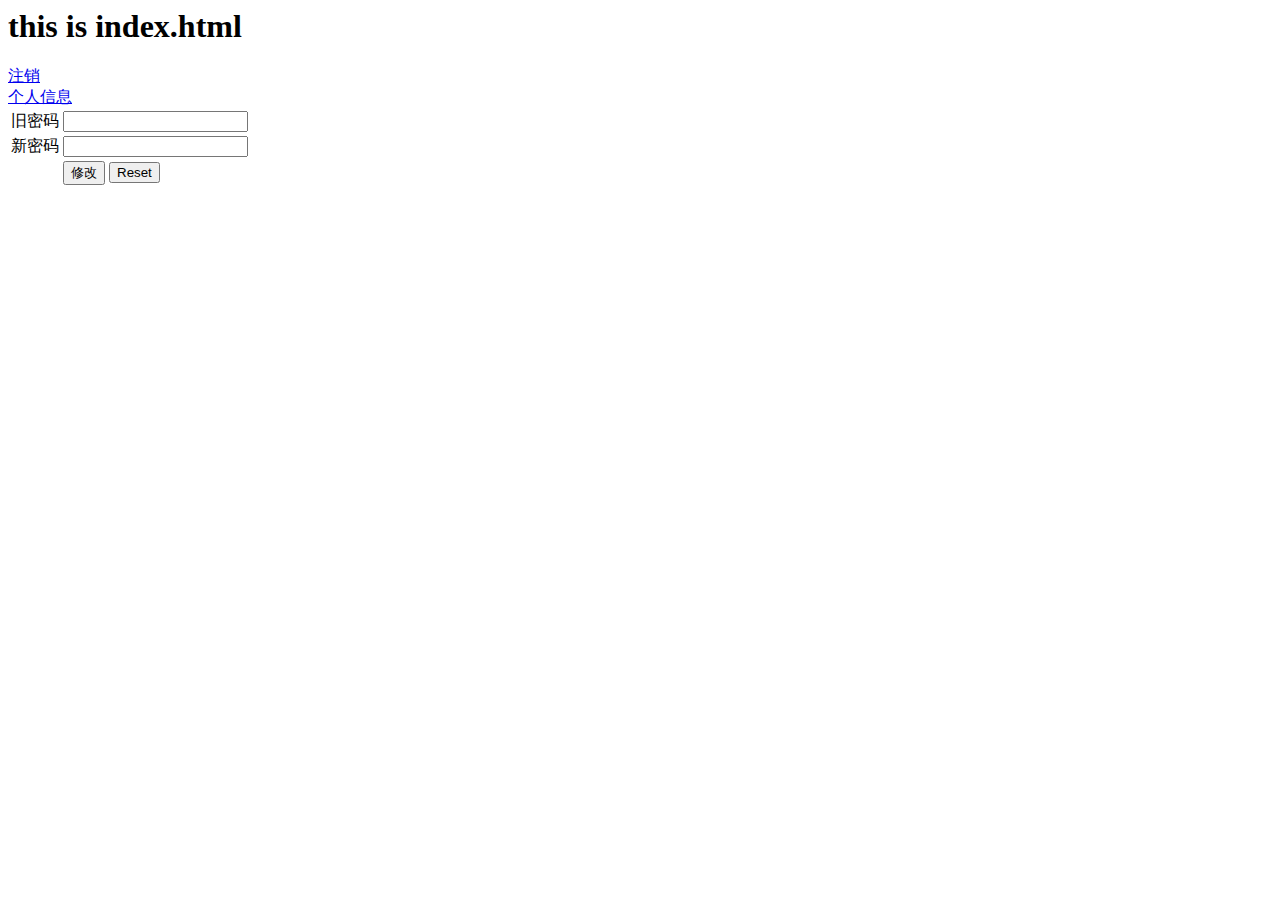
<file: WebContent/mao.html>
<html>
<head>
</head>

<body><h1>this is index.html</h1>
<a href="/myproject/logout">注销</a> 
	<br/>
	<a href="userInfo.jsp">个人信息</a> 	
	<br/>
	
	<form action="/myproject/update" method="post">
	<!-- 用户名:<input type="text" name="username"/><br/>
	密码：<input type="password" name="password"/><br/>
		<input type="submit" name="提交"/> -->	
		<table>
			<tr>
				<td>旧密码</td>
				<td><input type="password" name="password"/></td>
			</tr>
			<tr>
				<td>新密码</td>
				<td><input type="password" name="newPassword"/></td>
			</tr>
			<tr>
				<td></td>
				<td>
					<input type="submit" name="登录" value="修改"/>
					<input type="reset" name="重置"/>
				</td>
			</tr>				
		</table>		
	</form>
	

</body>
</html>
</file>
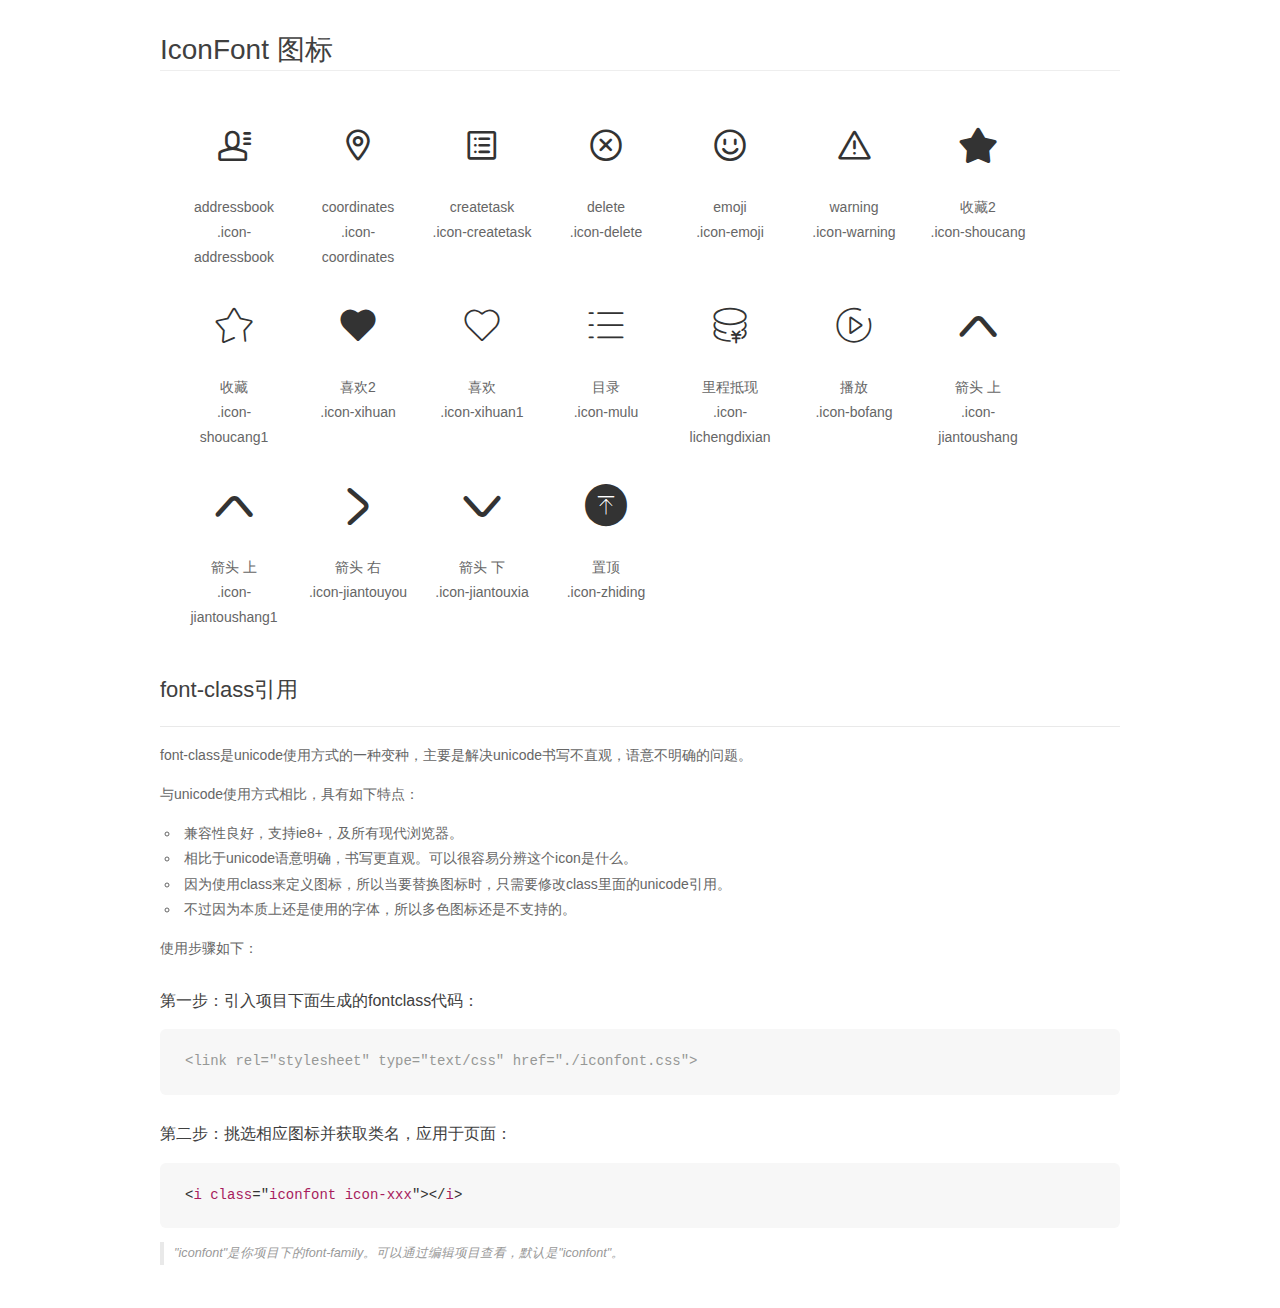
<file: WebContent/images/static/iconfont/demo_fontclass.html>
<!DOCTYPE html>
<html>
<head>
    <meta charset="utf-8"/>
    <title>IconFont</title>
    <link rel="stylesheet" href="demo.css">
    <link rel="stylesheet" href="iconfont.css">
</head>
<body>
    <div class="main markdown">
        <h1>IconFont 图标</h1>
        <ul class="icon_lists clear">
            
                <li>
                <i class="icon iconfont icon-addressbook"></i>
                    <div class="name">addressbook</div>
                    <div class="fontclass">.icon-addressbook</div>
                </li>
            
                <li>
                <i class="icon iconfont icon-coordinates"></i>
                    <div class="name">coordinates</div>
                    <div class="fontclass">.icon-coordinates</div>
                </li>
            
                <li>
                <i class="icon iconfont icon-createtask"></i>
                    <div class="name">createtask</div>
                    <div class="fontclass">.icon-createtask</div>
                </li>
            
                <li>
                <i class="icon iconfont icon-delete"></i>
                    <div class="name">delete</div>
                    <div class="fontclass">.icon-delete</div>
                </li>
            
                <li>
                <i class="icon iconfont icon-emoji"></i>
                    <div class="name">emoji</div>
                    <div class="fontclass">.icon-emoji</div>
                </li>
            
                <li>
                <i class="icon iconfont icon-warning"></i>
                    <div class="name">warning</div>
                    <div class="fontclass">.icon-warning</div>
                </li>
            
                <li>
                <i class="icon iconfont icon-shoucang"></i>
                    <div class="name"> 收藏2</div>
                    <div class="fontclass">.icon-shoucang</div>
                </li>
            
                <li>
                <i class="icon iconfont icon-shoucang1"></i>
                    <div class="name"> 收藏</div>
                    <div class="fontclass">.icon-shoucang1</div>
                </li>
            
                <li>
                <i class="icon iconfont icon-xihuan"></i>
                    <div class="name">喜欢2</div>
                    <div class="fontclass">.icon-xihuan</div>
                </li>
            
                <li>
                <i class="icon iconfont icon-xihuan1"></i>
                    <div class="name">喜欢</div>
                    <div class="fontclass">.icon-xihuan1</div>
                </li>
            
                <li>
                <i class="icon iconfont icon-mulu"></i>
                    <div class="name">目录</div>
                    <div class="fontclass">.icon-mulu</div>
                </li>
            
                <li>
                <i class="icon iconfont icon-lichengdixian"></i>
                    <div class="name"> 里程抵现</div>
                    <div class="fontclass">.icon-lichengdixian</div>
                </li>
            
                <li>
                <i class="icon iconfont icon-bofang"></i>
                    <div class="name">播放</div>
                    <div class="fontclass">.icon-bofang</div>
                </li>
            
                <li>
                <i class="icon iconfont icon-jiantoushang"></i>
                    <div class="name">箭头 上</div>
                    <div class="fontclass">.icon-jiantoushang</div>
                </li>
            
                <li>
                <i class="icon iconfont icon-jiantoushang1"></i>
                    <div class="name">箭头 上</div>
                    <div class="fontclass">.icon-jiantoushang1</div>
                </li>
            
                <li>
                <i class="icon iconfont icon-jiantouyou"></i>
                    <div class="name">箭头 右</div>
                    <div class="fontclass">.icon-jiantouyou</div>
                </li>
            
                <li>
                <i class="icon iconfont icon-jiantouxia"></i>
                    <div class="name">箭头 下</div>
                    <div class="fontclass">.icon-jiantouxia</div>
                </li>
            
                <li>
                <i class="icon iconfont icon-zhiding"></i>
                    <div class="name">置顶</div>
                    <div class="fontclass">.icon-zhiding</div>
                </li>
            
        </ul>

        <h2 id="font-class-">font-class引用</h2>
        <hr>

        <p>font-class是unicode使用方式的一种变种，主要是解决unicode书写不直观，语意不明确的问题。</p>
        <p>与unicode使用方式相比，具有如下特点：</p>
        <ul>
        <li>兼容性良好，支持ie8+，及所有现代浏览器。</li>
        <li>相比于unicode语意明确，书写更直观。可以很容易分辨这个icon是什么。</li>
        <li>因为使用class来定义图标，所以当要替换图标时，只需要修改class里面的unicode引用。</li>
        <li>不过因为本质上还是使用的字体，所以多色图标还是不支持的。</li>
        </ul>
        <p>使用步骤如下：</p>
        <h3 id="-fontclass-">第一步：引入项目下面生成的fontclass代码：</h3>


        <pre><code class="lang-js hljs javascript"><span class="hljs-comment">&lt;link rel="stylesheet" type="text/css" href="./iconfont.css"&gt;</span></code></pre>
        <h3 id="-">第二步：挑选相应图标并获取类名，应用于页面：</h3>
        <pre><code class="lang-css hljs">&lt;<span class="hljs-selector-tag">i</span> <span class="hljs-selector-tag">class</span>="<span class="hljs-selector-tag">iconfont</span> <span class="hljs-selector-tag">icon-xxx</span>"&gt;&lt;/<span class="hljs-selector-tag">i</span>&gt;</code></pre>
        <blockquote>
        <p>"iconfont"是你项目下的font-family。可以通过编辑项目查看，默认是"iconfont"。</p>
        </blockquote>
    </div>
</body>
</html>
</file>
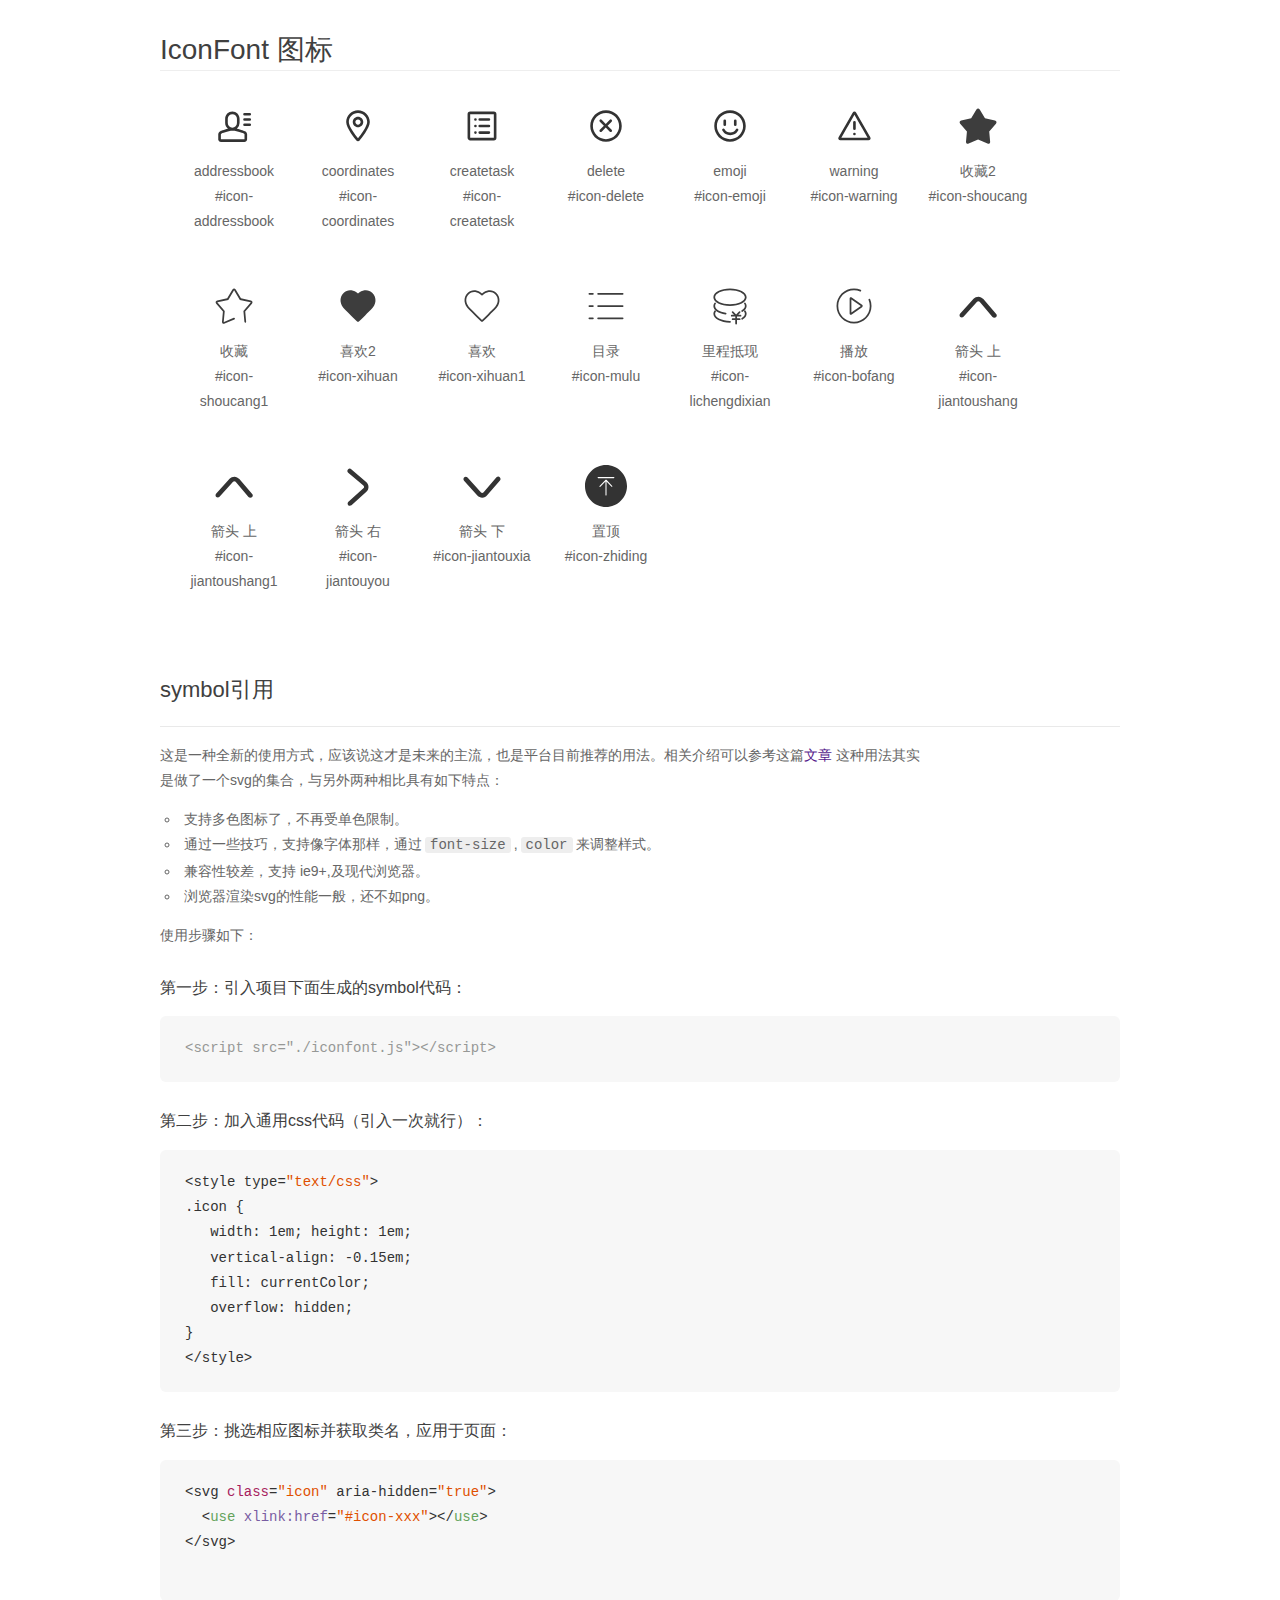
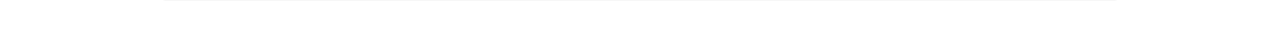
<file: WebContent/images/static/iconfont/demo_symbol.html>
<!DOCTYPE html>
<html>
<head>
    <meta charset="utf-8"/>
    <title>IconFont</title>
    <link rel="stylesheet" href="demo.css">
    <script src="iconfont.js"></script>

    <style type="text/css">
        .icon {
          /* 通过设置 font-size 来改变图标大小 */
          width: 1em; height: 1em;
          /* 图标和文字相邻时，垂直对齐 */
          vertical-align: -0.15em;
          /* 通过设置 color 来改变 SVG 的颜色/fill */
          fill: currentColor;
          /* path 和 stroke 溢出 viewBox 部分在 IE 下会显示
             normalize.css 中也包含这行 */
          overflow: hidden;
        }

    </style>
</head>
<body>
    <div class="main markdown">
        <h1>IconFont 图标</h1>
        <ul class="icon_lists clear">
            
                <li>
                    <svg class="icon" aria-hidden="true">
                        <use xlink:href="#icon-addressbook"></use>
                    </svg>
                    <div class="name">addressbook</div>
                    <div class="fontclass">#icon-addressbook</div>
                </li>
            
                <li>
                    <svg class="icon" aria-hidden="true">
                        <use xlink:href="#icon-coordinates"></use>
                    </svg>
                    <div class="name">coordinates</div>
                    <div class="fontclass">#icon-coordinates</div>
                </li>
            
                <li>
                    <svg class="icon" aria-hidden="true">
                        <use xlink:href="#icon-createtask"></use>
                    </svg>
                    <div class="name">createtask</div>
                    <div class="fontclass">#icon-createtask</div>
                </li>
            
                <li>
                    <svg class="icon" aria-hidden="true">
                        <use xlink:href="#icon-delete"></use>
                    </svg>
                    <div class="name">delete</div>
                    <div class="fontclass">#icon-delete</div>
                </li>
            
                <li>
                    <svg class="icon" aria-hidden="true">
                        <use xlink:href="#icon-emoji"></use>
                    </svg>
                    <div class="name">emoji</div>
                    <div class="fontclass">#icon-emoji</div>
                </li>
            
                <li>
                    <svg class="icon" aria-hidden="true">
                        <use xlink:href="#icon-warning"></use>
                    </svg>
                    <div class="name">warning</div>
                    <div class="fontclass">#icon-warning</div>
                </li>
            
                <li>
                    <svg class="icon" aria-hidden="true">
                        <use xlink:href="#icon-shoucang"></use>
                    </svg>
                    <div class="name"> 收藏2</div>
                    <div class="fontclass">#icon-shoucang</div>
                </li>
            
                <li>
                    <svg class="icon" aria-hidden="true">
                        <use xlink:href="#icon-shoucang1"></use>
                    </svg>
                    <div class="name"> 收藏</div>
                    <div class="fontclass">#icon-shoucang1</div>
                </li>
            
                <li>
                    <svg class="icon" aria-hidden="true">
                        <use xlink:href="#icon-xihuan"></use>
                    </svg>
                    <div class="name">喜欢2</div>
                    <div class="fontclass">#icon-xihuan</div>
                </li>
            
                <li>
                    <svg class="icon" aria-hidden="true">
                        <use xlink:href="#icon-xihuan1"></use>
                    </svg>
                    <div class="name">喜欢</div>
                    <div class="fontclass">#icon-xihuan1</div>
                </li>
            
                <li>
                    <svg class="icon" aria-hidden="true">
                        <use xlink:href="#icon-mulu"></use>
                    </svg>
                    <div class="name">目录</div>
                    <div class="fontclass">#icon-mulu</div>
                </li>
            
                <li>
                    <svg class="icon" aria-hidden="true">
                        <use xlink:href="#icon-lichengdixian"></use>
                    </svg>
                    <div class="name"> 里程抵现</div>
                    <div class="fontclass">#icon-lichengdixian</div>
                </li>
            
                <li>
                    <svg class="icon" aria-hidden="true">
                        <use xlink:href="#icon-bofang"></use>
                    </svg>
                    <div class="name">播放</div>
                    <div class="fontclass">#icon-bofang</div>
                </li>
            
                <li>
                    <svg class="icon" aria-hidden="true">
                        <use xlink:href="#icon-jiantoushang"></use>
                    </svg>
                    <div class="name">箭头 上</div>
                    <div class="fontclass">#icon-jiantoushang</div>
                </li>
            
                <li>
                    <svg class="icon" aria-hidden="true">
                        <use xlink:href="#icon-jiantoushang1"></use>
                    </svg>
                    <div class="name">箭头 上</div>
                    <div class="fontclass">#icon-jiantoushang1</div>
                </li>
            
                <li>
                    <svg class="icon" aria-hidden="true">
                        <use xlink:href="#icon-jiantouyou"></use>
                    </svg>
                    <div class="name">箭头 右</div>
                    <div class="fontclass">#icon-jiantouyou</div>
                </li>
            
                <li>
                    <svg class="icon" aria-hidden="true">
                        <use xlink:href="#icon-jiantouxia"></use>
                    </svg>
                    <div class="name">箭头 下</div>
                    <div class="fontclass">#icon-jiantouxia</div>
                </li>
            
                <li>
                    <svg class="icon" aria-hidden="true">
                        <use xlink:href="#icon-zhiding"></use>
                    </svg>
                    <div class="name">置顶</div>
                    <div class="fontclass">#icon-zhiding</div>
                </li>
            
        </ul>


        <h2 id="symbol-">symbol引用</h2>
        <hr>

        <p>这是一种全新的使用方式，应该说这才是未来的主流，也是平台目前推荐的用法。相关介绍可以参考这篇<a href="">文章</a>
        这种用法其实是做了一个svg的集合，与另外两种相比具有如下特点：</p>
        <ul>
          <li>支持多色图标了，不再受单色限制。</li>
          <li>通过一些技巧，支持像字体那样，通过<code>font-size</code>,<code>color</code>来调整样式。</li>
          <li>兼容性较差，支持 ie9+,及现代浏览器。</li>
          <li>浏览器渲染svg的性能一般，还不如png。</li>
        </ul>
        <p>使用步骤如下：</p>
        <h3 id="-symbol-">第一步：引入项目下面生成的symbol代码：</h3>
        <pre><code class="lang-js hljs javascript"><span class="hljs-comment">&lt;script src="./iconfont.js"&gt;&lt;/script&gt;</span></code></pre>
        <h3 id="-css-">第二步：加入通用css代码（引入一次就行）：</h3>
        <pre><code class="lang-js hljs javascript">&lt;style type=<span class="hljs-string">"text/css"</span>&gt;
.icon {
   width: <span class="hljs-number">1</span>em; height: <span class="hljs-number">1</span>em;
   vertical-align: <span class="hljs-number">-0.15</span>em;
   fill: currentColor;
   overflow: hidden;
}
&lt;<span class="hljs-regexp">/style&gt;</span></code></pre>
        <h3 id="-">第三步：挑选相应图标并获取类名，应用于页面：</h3>
        <pre><code class="lang-js hljs javascript">&lt;svg <span class="hljs-class"><span class="hljs-keyword">class</span></span>=<span class="hljs-string">"icon"</span> aria-hidden=<span class="hljs-string">"true"</span>&gt;<span class="xml"><span class="hljs-tag">
  &lt;<span class="hljs-name">use</span> <span class="hljs-attr">xlink:href</span>=<span class="hljs-string">"#icon-xxx"</span>&gt;</span><span class="hljs-tag">&lt;/<span class="hljs-name">use</span>&gt;</span>
</span>&lt;<span class="hljs-regexp">/svg&gt;
        </span></code></pre>
    </div>
</body>
</html>
</file>
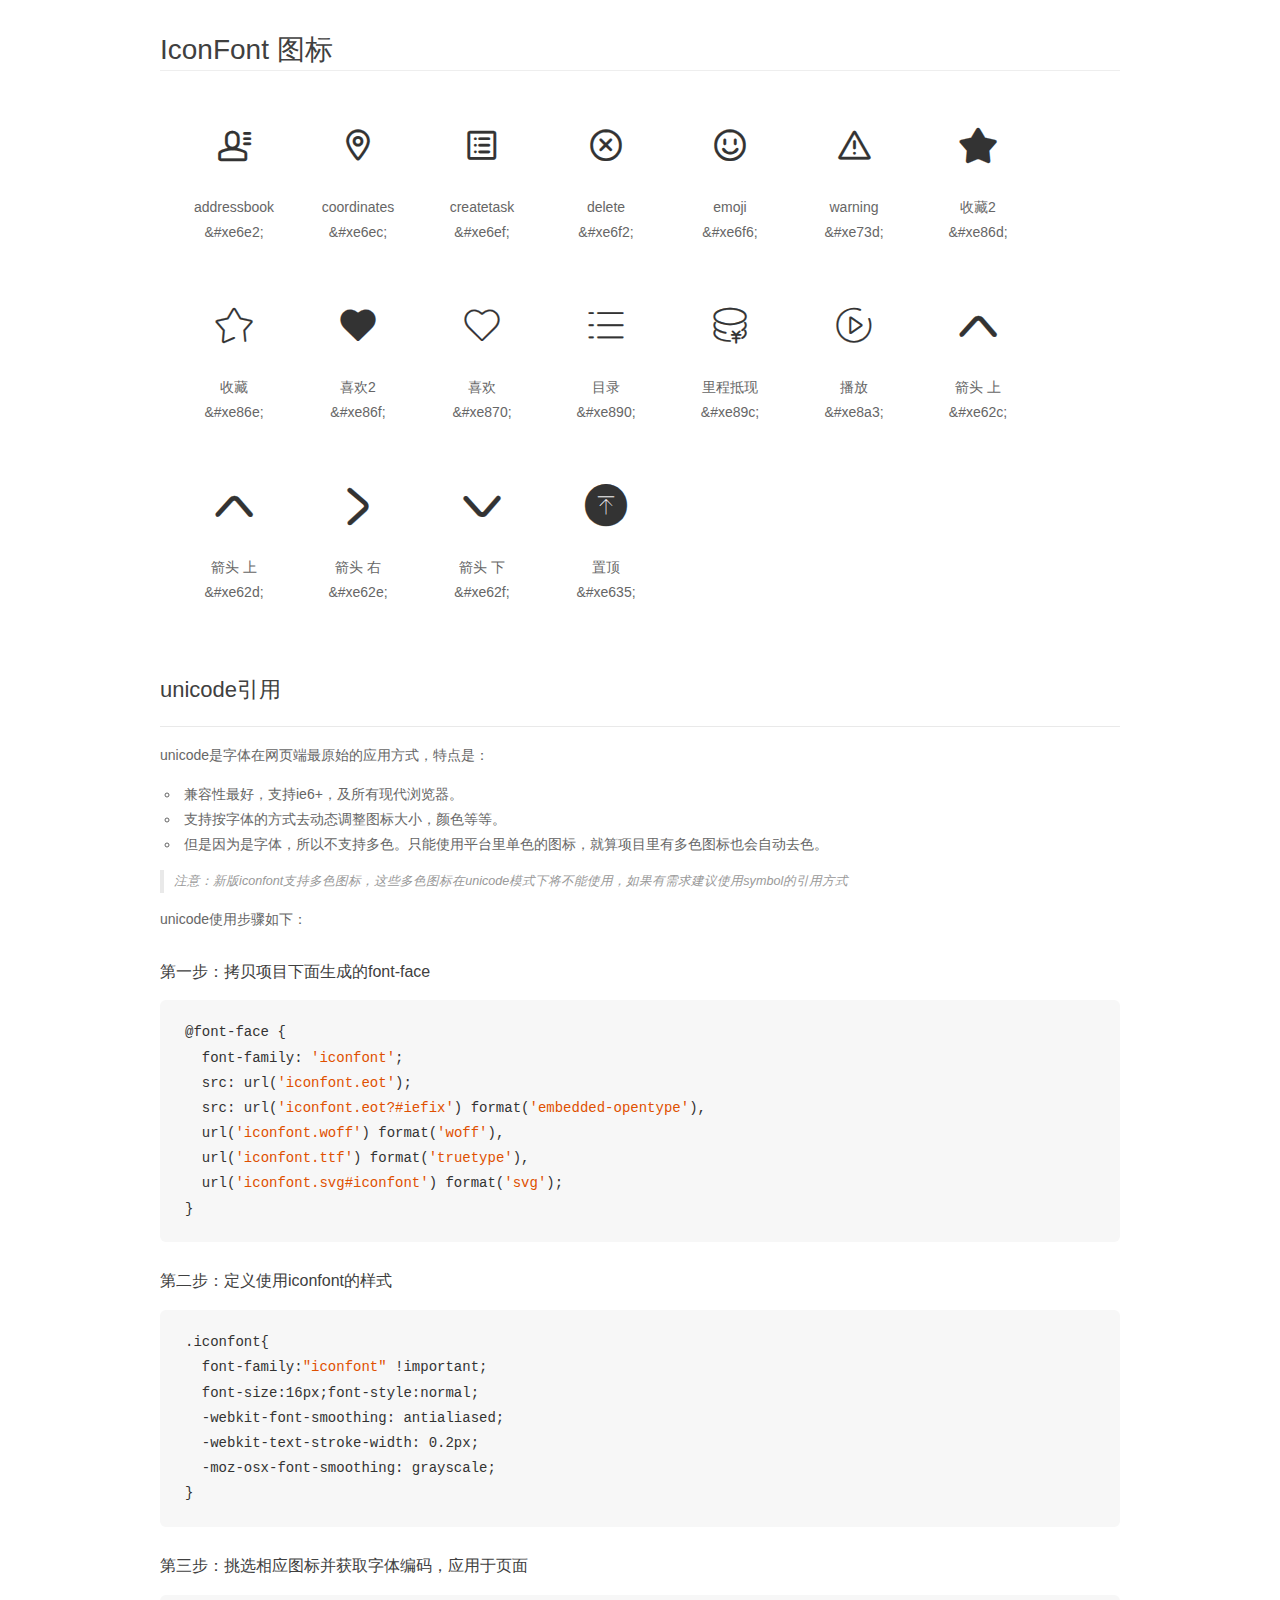
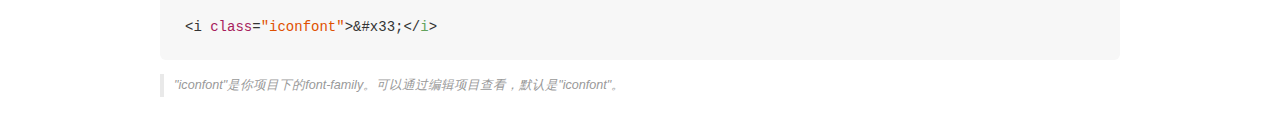
<file: WebContent/images/static/iconfont/demo_unicode.html>
<!DOCTYPE html>
<html>
<head>
    <meta charset="utf-8"/>
    <title>IconFont</title>
    <link rel="stylesheet" href="demo.css">

    <style type="text/css">

        @font-face {font-family: "iconfont";
          src: url('iconfont.eot'); /* IE9*/
          src: url('iconfont.eot#iefix') format('embedded-opentype'), /* IE6-IE8 */
          url('iconfont.woff') format('woff'), /* chrome, firefox */
          url('iconfont.ttf') format('truetype'), /* chrome, firefox, opera, Safari, Android, iOS 4.2+*/
          url('iconfont.svg#iconfont') format('svg'); /* iOS 4.1- */
        }

        .iconfont {
          font-family:"iconfont" !important;
          font-size:16px;
          font-style:normal;
          -webkit-font-smoothing: antialiased;
          -webkit-text-stroke-width: 0.2px;
          -moz-osx-font-smoothing: grayscale;
        }

    </style>
</head>
<body>
    <div class="main markdown">
        <h1>IconFont 图标</h1>
        <ul class="icon_lists clear">
            
                <li>
                <i class="icon iconfont">&#xe6e2;</i>
                    <div class="name">addressbook</div>
                    <div class="code">&amp;#xe6e2;</div>
                </li>
            
                <li>
                <i class="icon iconfont">&#xe6ec;</i>
                    <div class="name">coordinates</div>
                    <div class="code">&amp;#xe6ec;</div>
                </li>
            
                <li>
                <i class="icon iconfont">&#xe6ef;</i>
                    <div class="name">createtask</div>
                    <div class="code">&amp;#xe6ef;</div>
                </li>
            
                <li>
                <i class="icon iconfont">&#xe6f2;</i>
                    <div class="name">delete</div>
                    <div class="code">&amp;#xe6f2;</div>
                </li>
            
                <li>
                <i class="icon iconfont">&#xe6f6;</i>
                    <div class="name">emoji</div>
                    <div class="code">&amp;#xe6f6;</div>
                </li>
            
                <li>
                <i class="icon iconfont">&#xe73d;</i>
                    <div class="name">warning</div>
                    <div class="code">&amp;#xe73d;</div>
                </li>
            
                <li>
                <i class="icon iconfont">&#xe86d;</i>
                    <div class="name"> 收藏2</div>
                    <div class="code">&amp;#xe86d;</div>
                </li>
            
                <li>
                <i class="icon iconfont">&#xe86e;</i>
                    <div class="name"> 收藏</div>
                    <div class="code">&amp;#xe86e;</div>
                </li>
            
                <li>
                <i class="icon iconfont">&#xe86f;</i>
                    <div class="name">喜欢2</div>
                    <div class="code">&amp;#xe86f;</div>
                </li>
            
                <li>
                <i class="icon iconfont">&#xe870;</i>
                    <div class="name">喜欢</div>
                    <div class="code">&amp;#xe870;</div>
                </li>
            
                <li>
                <i class="icon iconfont">&#xe890;</i>
                    <div class="name">目录</div>
                    <div class="code">&amp;#xe890;</div>
                </li>
            
                <li>
                <i class="icon iconfont">&#xe89c;</i>
                    <div class="name"> 里程抵现</div>
                    <div class="code">&amp;#xe89c;</div>
                </li>
            
                <li>
                <i class="icon iconfont">&#xe8a3;</i>
                    <div class="name">播放</div>
                    <div class="code">&amp;#xe8a3;</div>
                </li>
            
                <li>
                <i class="icon iconfont">&#xe62c;</i>
                    <div class="name">箭头 上</div>
                    <div class="code">&amp;#xe62c;</div>
                </li>
            
                <li>
                <i class="icon iconfont">&#xe62d;</i>
                    <div class="name">箭头 上</div>
                    <div class="code">&amp;#xe62d;</div>
                </li>
            
                <li>
                <i class="icon iconfont">&#xe62e;</i>
                    <div class="name">箭头 右</div>
                    <div class="code">&amp;#xe62e;</div>
                </li>
            
                <li>
                <i class="icon iconfont">&#xe62f;</i>
                    <div class="name">箭头 下</div>
                    <div class="code">&amp;#xe62f;</div>
                </li>
            
                <li>
                <i class="icon iconfont">&#xe635;</i>
                    <div class="name">置顶</div>
                    <div class="code">&amp;#xe635;</div>
                </li>
            
        </ul>
        <h2 id="unicode-">unicode引用</h2>
        <hr>

        <p>unicode是字体在网页端最原始的应用方式，特点是：</p>
        <ul>
        <li>兼容性最好，支持ie6+，及所有现代浏览器。</li>
        <li>支持按字体的方式去动态调整图标大小，颜色等等。</li>
        <li>但是因为是字体，所以不支持多色。只能使用平台里单色的图标，就算项目里有多色图标也会自动去色。</li>
        </ul>
        <blockquote>
        <p>注意：新版iconfont支持多色图标，这些多色图标在unicode模式下将不能使用，如果有需求建议使用symbol的引用方式</p>
        </blockquote>
        <p>unicode使用步骤如下：</p>
        <h3 id="-font-face">第一步：拷贝项目下面生成的font-face</h3>
        <pre><code class="lang-js hljs javascript">@font-face {
  font-family: <span class="hljs-string">'iconfont'</span>;
  src: url(<span class="hljs-string">'iconfont.eot'</span>);
  src: url(<span class="hljs-string">'iconfont.eot?#iefix'</span>) format(<span class="hljs-string">'embedded-opentype'</span>),
  url(<span class="hljs-string">'iconfont.woff'</span>) format(<span class="hljs-string">'woff'</span>),
  url(<span class="hljs-string">'iconfont.ttf'</span>) format(<span class="hljs-string">'truetype'</span>),
  url(<span class="hljs-string">'iconfont.svg#iconfont'</span>) format(<span class="hljs-string">'svg'</span>);
}
</code></pre>
        <h3 id="-iconfont-">第二步：定义使用iconfont的样式</h3>
        <pre><code class="lang-js hljs javascript">.iconfont{
  font-family:<span class="hljs-string">"iconfont"</span> !important;
  font-size:<span class="hljs-number">16</span>px;font-style:normal;
  -webkit-font-smoothing: antialiased;
  -webkit-text-stroke-width: <span class="hljs-number">0.2</span>px;
  -moz-osx-font-smoothing: grayscale;
}
</code></pre>
        <h3 id="-">第三步：挑选相应图标并获取字体编码，应用于页面</h3>
        <pre><code class="lang-js hljs javascript">&lt;i <span class="hljs-class"><span class="hljs-keyword">class</span></span>=<span class="hljs-string">"iconfont"</span>&gt;&amp;#x33;<span class="xml"><span class="hljs-tag">&lt;/<span class="hljs-name">i</span>&gt;</span></span></code></pre>

        <blockquote>
        <p>"iconfont"是你项目下的font-family。可以通过编辑项目查看，默认是"iconfont"。</p>
        </blockquote>
    </div>


</body>
</html>
</file>
<file: WebContent/images/static/iconfont/iconfont.css>
@font-face {font-family: "iconfont";
  src: url('iconfont.eot?t=1523499445010'); /* IE9*/
  src: url('iconfont.eot?t=1523499445010#iefix') format('embedded-opentype'), /* IE6-IE8 */
  url('[data-uri]') format('woff'),
  url('iconfont.ttf?t=1523499445010') format('truetype'), /* chrome, firefox, opera, Safari, Android, iOS 4.2+*/
  url('iconfont.svg?t=1523499445010#iconfont') format('svg'); /* iOS 4.1- */
}

.iconfont {
  font-family:"iconfont" !important;
  font-size:16px;
  font-style:normal;
  -webkit-font-smoothing: antialiased;
  -moz-osx-font-smoothing: grayscale;
}

.icon-addressbook:before { content: "\e6e2"; }

.icon-coordinates:before { content: "\e6ec"; }

.icon-createtask:before { content: "\e6ef"; }

.icon-delete:before { content: "\e6f2"; }

.icon-emoji:before { content: "\e6f6"; }

.icon-warning:before { content: "\e73d"; }

.icon-shoucang:before { content: "\e86d"; }

.icon-shoucang1:before { content: "\e86e"; }

.icon-xihuan:before { content: "\e86f"; }

.icon-xihuan1:before { content: "\e870"; }

.icon-mulu:before { content: "\e890"; }

.icon-lichengdixian:before { content: "\e89c"; }

.icon-bofang:before { content: "\e8a3"; }

.icon-jiantoushang:before { content: "\e62c"; }

.icon-jiantoushang1:before { content: "\e62d"; }

.icon-jiantouyou:before { content: "\e62e"; }

.icon-jiantouxia:before { content: "\e62f"; }

.icon-zhiding:before { content: "\e635"; }
</file>
<file: WebContent/images/static/iconfont/demo.css>
*{margin: 0;padding: 0;list-style: none;}
/*
KISSY CSS Reset
理念：1. reset 的目的不是清除浏览器的默认样式，这仅是部分工作。清除和重置是紧密不可分的。
2. reset 的目的不是让默认样式在所有浏览器下一致，而是减少默认样式有可能带来的问题。
3. reset 期望提供一套普适通用的基础样式。但没有银弹，推荐根据具体需求，裁剪和修改后再使用。
特色：1. 适应中文；2. 基于最新主流浏览器。
维护：玉伯<lifesinger@gmail.com>, 正淳<ragecarrier@gmail.com>
 */

/** 清除内外边距 **/
body, h1, h2, h3, h4, h5, h6, hr, p, blockquote, /* structural elements 结构元素 */
dl, dt, dd, ul, ol, li, /* list elements 列表元素 */
pre, /* text formatting elements 文本格式元素 */
form, fieldset, legend, button, input, textarea, /* form elements 表单元素 */
th, td /* table elements 表格元素 */ {
  margin: 0;
  padding: 0;
}

/** 设置默认字体 **/
body,
button, input, select, textarea /* for ie */ {
  font: 12px/1.5 tahoma, arial, \5b8b\4f53, sans-serif;
}
h1, h2, h3, h4, h5, h6 { font-size: 100%; }
address, cite, dfn, em, var { font-style: normal; } /* 将斜体扶正 */
code, kbd, pre, samp { font-family: courier new, courier, monospace; } /* 统一等宽字体 */
small { font-size: 12px; } /* 小于 12px 的中文很难阅读，让 small 正常化 */

/** 重置列表元素 **/
ul, ol { list-style: none; }

/** 重置文本格式元素 **/
a { text-decoration: none; }
a:hover { text-decoration: underline; }


/** 重置表单元素 **/
legend { color: #000; } /* for ie6 */
fieldset, img { border: 0; } /* img 搭车：让链接里的 img 无边框 */
button, input, select, textarea { font-size: 100%; } /* 使得表单元素在 ie 下能继承字体大小 */
/* 注：optgroup 无法扶正 */

/** 重置表格元素 **/
table { border-collapse: collapse; border-spacing: 0; }

/* 清除浮动 */
.ks-clear:after, .clear:after {
  content: '\20';
  display: block;
  height: 0;
  clear: both;
}
.ks-clear, .clear {
  *zoom: 1;
}

.main {
  padding: 30px 100px;
width: 960px;
margin: 0 auto;
}
.main h1{font-size:36px; color:#333; text-align:left;margin-bottom:30px; border-bottom: 1px solid #eee;}

.helps{margin-top:40px;}
.helps pre{
  padding:20px;
  margin:10px 0;
  border:solid 1px #e7e1cd;
  background-color: #fffdef;
  overflow: auto;
}

.icon_lists{
  width: 100% !important;

}

.icon_lists li{
  float:left;
  width: 100px;
  height:180px;
  text-align: center;
  list-style: none !important;
}
.icon_lists .icon{
  font-size: 42px;
  line-height: 100px;
  margin: 10px 0;
  color:#333;
  -webkit-transition: font-size 0.25s ease-out 0s;
  -moz-transition: font-size 0.25s ease-out 0s;
  transition: font-size 0.25s ease-out 0s;

}
.icon_lists .icon:hover{
  font-size: 100px;
}



.markdown {
  color: #666;
  font-size: 14px;
  line-height: 1.8;
}

.highlight {
  line-height: 1.5;
}

.markdown img {
  vertical-align: middle;
  max-width: 100%;
}

.markdown h1 {
  color: #404040;
  font-weight: 500;
  line-height: 40px;
  margin-bottom: 24px;
}

.markdown h2,
.markdown h3,
.markdown h4,
.markdown h5,
.markdown h6 {
  color: #404040;
  margin: 1.6em 0 0.6em 0;
  font-weight: 500;
  clear: both;
}

.markdown h1 {
  font-size: 28px;
}

.markdown h2 {
  font-size: 22px;
}

.markdown h3 {
  font-size: 16px;
}

.markdown h4 {
  font-size: 14px;
}

.markdown h5 {
  font-size: 12px;
}

.markdown h6 {
  font-size: 12px;
}

.markdown hr {
  height: 1px;
  border: 0;
  background: #e9e9e9;
  margin: 16px 0;
  clear: both;
}

.markdown p,
.markdown pre {
  margin: 1em 0;
}

.markdown > p,
.markdown > blockquote,
.markdown > .highlight,
.markdown > ol,
.markdown > ul {
  width: 80%;
}

.markdown ul > li {
  list-style: circle;
}

.markdown > ul li,
.markdown blockquote ul > li {
  margin-left: 20px;
  padding-left: 4px;
}

.markdown > ul li p,
.markdown > ol li p {
  margin: 0.6em 0;
}

.markdown ol > li {
  list-style: decimal;
}

.markdown > ol li,
.markdown blockquote ol > li {
  margin-left: 20px;
  padding-left: 4px;
}

.markdown code {
  margin: 0 3px;
  padding: 0 5px;
  background: #eee;
  border-radius: 3px;
}

.markdown pre {
  border-radius: 6px;
  background: #f7f7f7;
  padding: 20px;
}

.markdown pre code {
  border: none;
  background: #f7f7f7;
  margin: 0;
}

.markdown strong,
.markdown b {
  font-weight: 600;
}

.markdown > table {
  border-collapse: collapse;
  border-spacing: 0px;
  empty-cells: show;
  border: 1px solid #e9e9e9;
  width: 95%;
  margin-bottom: 24px;
}

.markdown > table th {
  white-space: nowrap;
  color: #333;
  font-weight: 600;

}

.markdown > table th,
.markdown > table td {
  border: 1px solid #e9e9e9;
  padding: 8px 16px;
  text-align: left;
}

.markdown > table th {
  background: #F7F7F7;
}

.markdown blockquote {
  font-size: 90%;
  color: #999;
  border-left: 4px solid #e9e9e9;
  padding-left: 0.8em;
  margin: 1em 0;
  font-style: italic;
}

.markdown blockquote p {
  margin: 0;
}

.markdown .anchor {
  opacity: 0;
  transition: opacity 0.3s ease;
  margin-left: 8px;
}

.markdown .waiting {
  color: #ccc;
}

.markdown h1:hover .anchor,
.markdown h2:hover .anchor,
.markdown h3:hover .anchor,
.markdown h4:hover .anchor,
.markdown h5:hover .anchor,
.markdown h6:hover .anchor {
  opacity: 1;
  display: inline-block;
}

.markdown > br,
.markdown > p > br {
  clear: both;
}


.hljs {
  display: block;
  background: white;
  padding: 0.5em;
  color: #333333;
  overflow-x: auto;
}

.hljs-comment,
.hljs-meta {
  color: #969896;
}

.hljs-string,
.hljs-variable,
.hljs-template-variable,
.hljs-strong,
.hljs-emphasis,
.hljs-quote {
  color: #df5000;
}

.hljs-keyword,
.hljs-selector-tag,
.hljs-type {
  color: #a71d5d;
}

.hljs-literal,
.hljs-symbol,
.hljs-bullet,
.hljs-attribute {
  color: #0086b3;
}

.hljs-section,
.hljs-name {
  color: #63a35c;
}

.hljs-tag {
  color: #333333;
}

.hljs-title,
.hljs-attr,
.hljs-selector-id,
.hljs-selector-class,
.hljs-selector-attr,
.hljs-selector-pseudo {
  color: #795da3;
}

.hljs-addition {
  color: #55a532;
  background-color: #eaffea;
}

.hljs-deletion {
  color: #bd2c00;
  background-color: #ffecec;
}

.hljs-link {
  text-decoration: underline;
}

pre{
  background: #fff;
}
</file>
